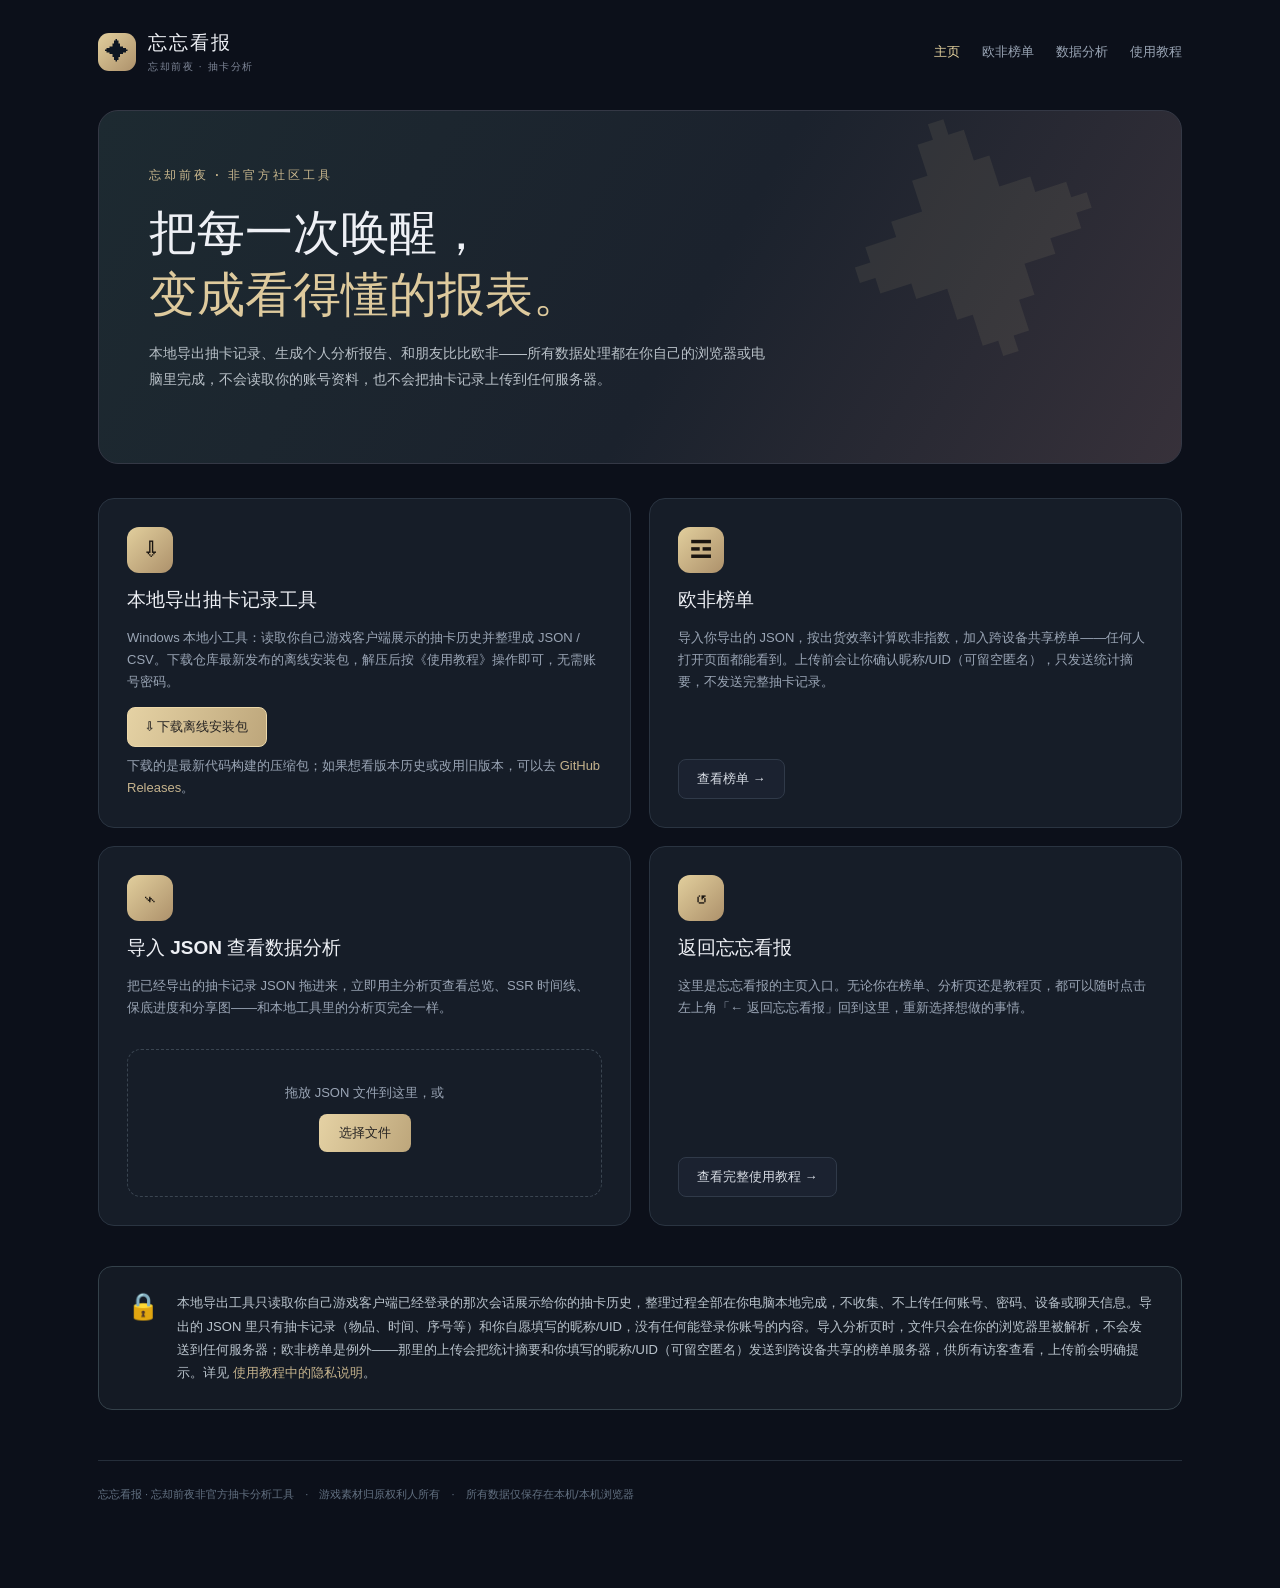
<file: web/index.html>
<!doctype html>
<html lang="zh-CN">
<head>
  <meta charset="utf-8">
  <meta name="viewport" content="width=device-width, initial-scale=1">
  <meta name="theme-color" content="#101523">
  <link rel="icon" href="data:image/svg+xml,%3Csvg xmlns=%27http://www.w3.org/2000/svg%27 viewBox=%270 0 32 32%27%3E%3Crect width=%2732%27 height=%2732%27 rx=%278%27 fill=%27%230e1621%27/%3E%3Ctext x=%2716%27 y=%2723%27 font-size=%2720%27 text-anchor=%27middle%27 fill=%27%23e2cf9d%27%3E%E2%9C%A6%3C/text%3E%3C/svg%3E">
  <title>忘忘看报 · 忘却前夜抽卡分析</title>
  <link rel="stylesheet" href="style.css">
</head>
<body class="site-home">
  <div class="site-shell">
    <header class="site-top">
      <div class="site-brand"><span class="brand-mark">✦</span><div><strong>忘忘看报</strong><small>忘却前夜 · 抽卡分析</small></div></div>
      <nav class="site-nav">
        <a href="index.html" class="active">主页</a>
        <a href="leaderboard.html">欧非榜单</a>
        <a href="analyzer.html">数据分析</a>
        <a href="guide.html">使用教程</a>
      </nav>
    </header>

    <section class="site-hero">
      <div class="eyebrow">忘却前夜 · 非官方社区工具</div>
      <h1>把每一次唤醒，<br><em>变成看得懂的报表。</em></h1>
      <p>本地导出抽卡记录、生成个人分析报告、和朋友比比欧非——所有数据处理都在你自己的浏览器或电脑里完成，不会读取你的账号资料，也不会把抽卡记录上传到任何服务器。</p>
    </section>

    <div class="card-grid">
      <article class="entry-card">
        <div class="entry-icon">⇩</div>
        <h3>本地导出抽卡记录工具</h3>
        <p>Windows 本地小工具：读取你自己游戏客户端展示的抽卡历史并整理成 JSON / CSV。下载仓库最新发布的离线安装包，解压后按《使用教程》操作即可，无需账号密码。</p>
        <a class="entry-action" id="release-link" href="downloads/morimens-summon-tool.zip" download>⇩ 下载离线安装包</a>
        <p class="source-note" style="margin-top:-6px">下载的是最新代码构建的压缩包；如果想看版本历史或改用旧版本，可以去 <a href="https://github.com/Z769018860/morimens-summon/releases" target="_blank" rel="noreferrer">GitHub Releases</a>。</p>
      </article>
      <article class="entry-card">
        <div class="entry-icon">☲</div>
        <h3>欧非榜单</h3>
        <p>导入你导出的 JSON，按出货效率计算欧非指数，加入跨设备共享榜单——任何人打开页面都能看到。上传前会让你确认昵称/UID（可留空匿名），只发送统计摘要，不发送完整抽卡记录。</p>
        <a class="entry-action ghost" href="leaderboard.html">查看榜单 →</a>
      </article>
      <article class="entry-card">
        <div class="entry-icon">⌁</div>
        <h3>导入 JSON 查看数据分析</h3>
        <p>把已经导出的抽卡记录 JSON 拖进来，立即用主分析页查看总览、SSR 时间线、保底进度和分享图——和本地工具里的分析页完全一样。</p>
        <div class="import-drop" id="drop">
          <div>拖放 JSON 文件到这里，或</div>
          <label for="import-file">选择文件</label>
          <input type="file" id="import-file" accept="application/json">
          <div id="import-error" style="color:#f0a6b1;margin-top:10px"></div>
        </div>
      </article>
      <article class="entry-card">
        <div class="entry-icon">↺</div>
        <h3>返回忘忘看报</h3>
        <p>这里是忘忘看报的主页入口。无论你在榜单、分析页还是教程页，都可以随时点击左上角「← 返回忘忘看报」回到这里，重新选择想做的事情。</p>
        <a class="entry-action ghost" href="guide.html">查看完整使用教程 →</a>
      </article>
    </div>

    <section class="cache-section" id="cache-section" hidden>
      <div class="section-head" style="margin:34px 0 16px"><div><span class="kicker">SAVED LOCALLY</span><h2>之前导入过的存档</h2></div><span class="subtle">保存在本机浏览器，不会上传</span></div>
      <div id="cache-list"></div>
    </section>

    <div class="privacy-band">
      <div class="mark">🔒</div>
      <div>
        <p>本地导出工具只读取<b>你自己</b>游戏客户端已经登录的那次会话展示给你的抽卡历史，整理过程全部在你电脑本地完成，不收集、不上传任何账号、密码、设备或聊天信息。导出的 JSON 里只有抽卡记录（物品、时间、序号等）和你自愿填写的昵称/UID，没有任何能登录你账号的内容。导入分析页时，文件只会在你的浏览器里被解析，不会发送到任何服务器；<b>欧非榜单是例外</b>——那里的上传会把统计摘要和你填写的昵称/UID（可留空匿名）发送到跨设备共享的榜单服务器，供所有访客查看，上传前会明确提示。详见 <a href="guide.html#privacy">使用教程中的隐私说明</a>。</p>
      </div>
    </div>

    <footer class="site-footer">忘忘看报 · 忘却前夜非官方抽卡分析工具 <span>·</span> 游戏素材归原权利人所有 <span>·</span> 所有数据仅保存在本机/本机浏览器</footer>
  </div>
  <script src="home.js" defer></script>
</body>
</html>
</file>
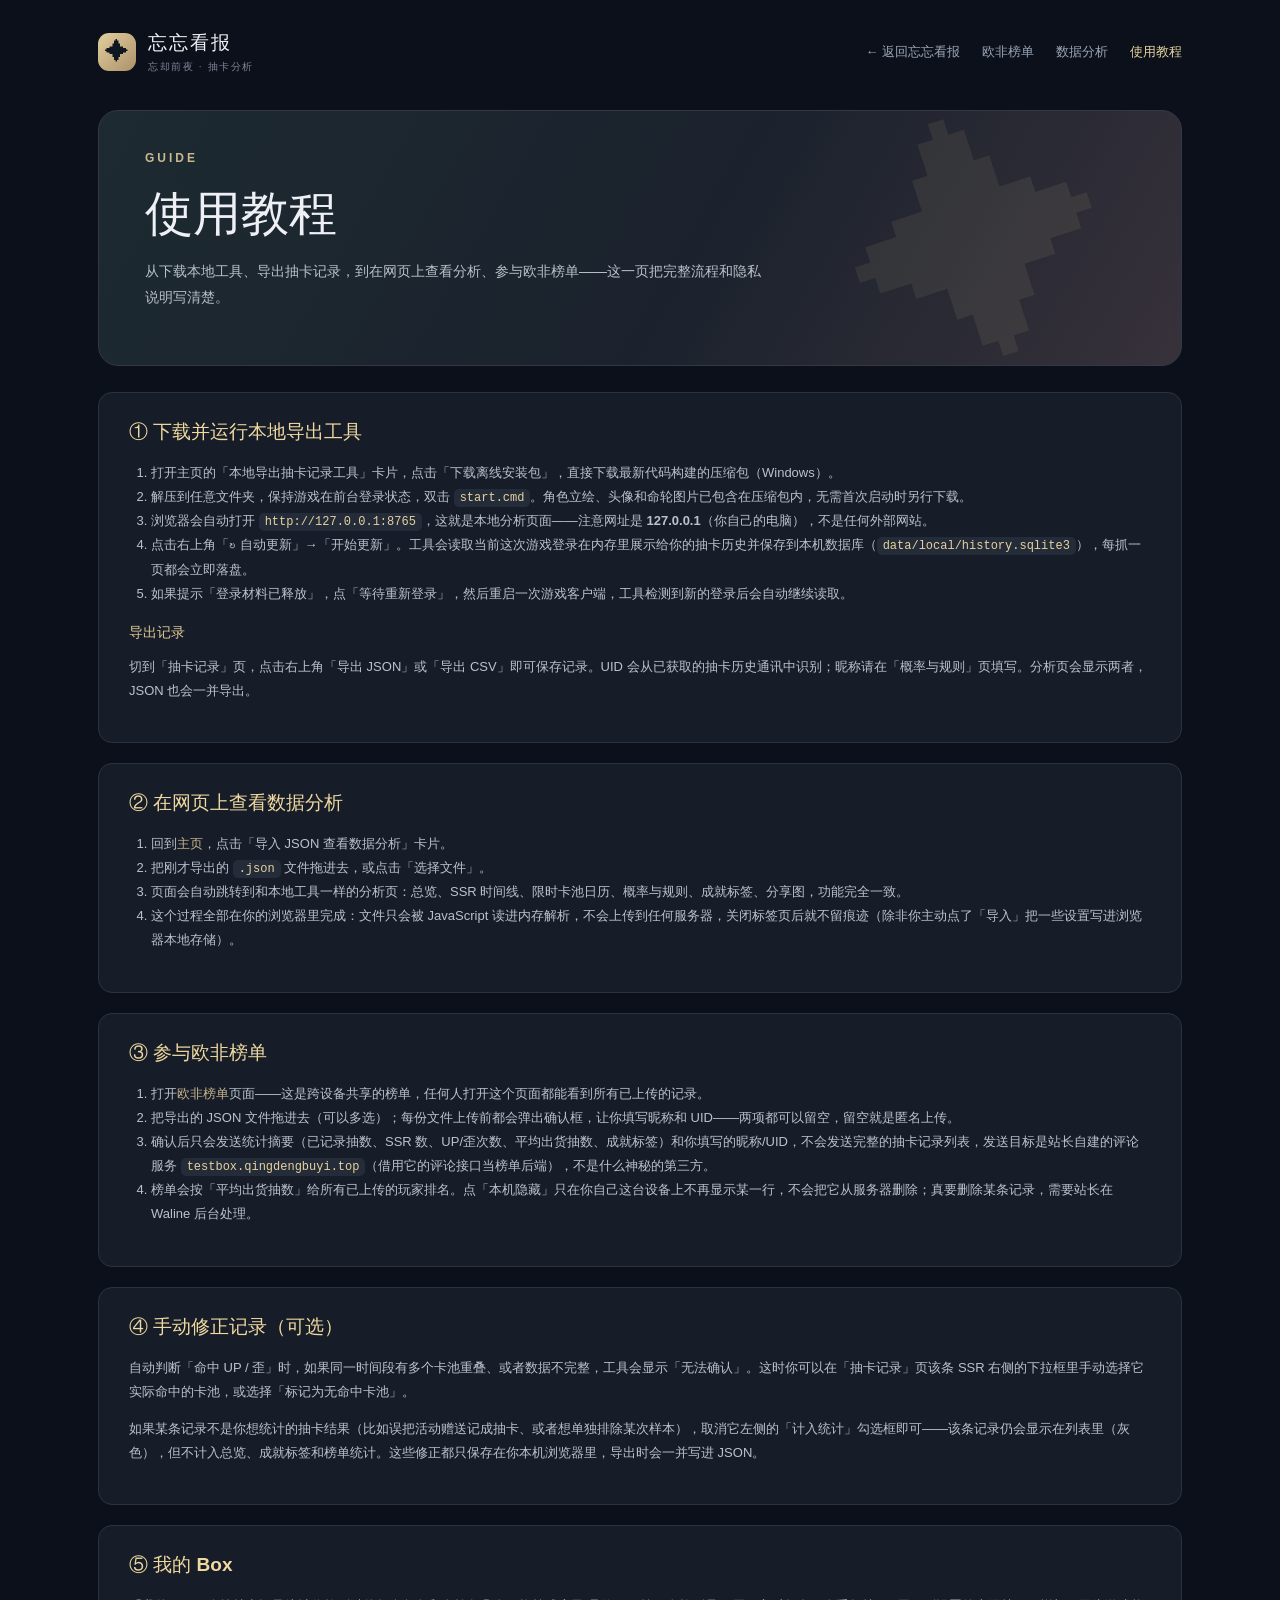
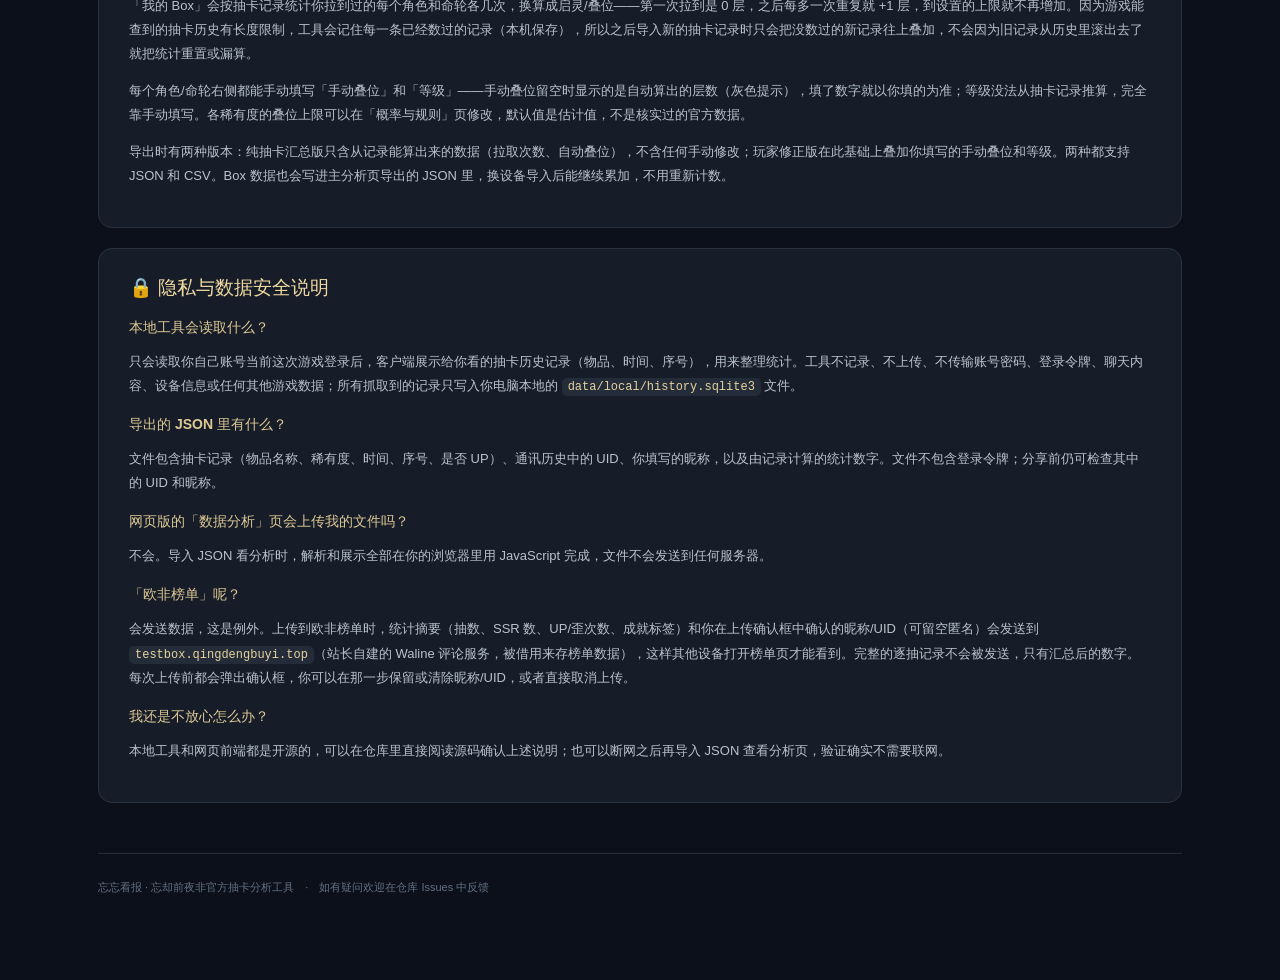
<file: web/guide.html>
<!doctype html>
<html lang="zh-CN">
<head>
  <meta charset="utf-8">
  <meta name="viewport" content="width=device-width, initial-scale=1">
  <meta name="theme-color" content="#101523">
  <link rel="icon" href="data:image/svg+xml,%3Csvg xmlns=%27http://www.w3.org/2000/svg%27 viewBox=%270 0 32 32%27%3E%3Crect width=%2732%27 height=%2732%27 rx=%278%27 fill=%27%230e1621%27/%3E%3Ctext x=%2716%27 y=%2723%27 font-size=%2720%27 text-anchor=%27middle%27 fill=%27%23e2cf9d%27%3E%E2%9C%A6%3C/text%3E%3C/svg%3E">
  <title>使用教程 · 忘忘看报</title>
  <link rel="stylesheet" href="style.css">
</head>
<body class="site-guide">
  <div class="site-shell">
    <header class="site-top">
      <div class="site-brand"><span class="brand-mark">✦</span><div><strong>忘忘看报</strong><small>忘却前夜 · 抽卡分析</small></div></div>
      <nav class="site-nav">
        <a href="index.html">← 返回忘忘看报</a>
        <a href="leaderboard.html">欧非榜单</a>
        <a href="analyzer.html">数据分析</a>
        <a href="guide.html" class="active">使用教程</a>
      </nav>
    </header>

    <section class="site-hero" style="padding:40px 46px">
      <div class="eyebrow">GUIDE</div>
      <h1>使用教程</h1>
      <p>从下载本地工具、导出抽卡记录，到在网页上查看分析、参与欧非榜单——这一页把完整流程和隐私说明写清楚。</p>
    </section>

    <div class="guide-body">
      <section class="guide-section">
        <h2>① 下载并运行本地导出工具</h2>
        <ol>
          <li>打开主页的「本地导出抽卡记录工具」卡片，点击「下载离线安装包」，直接下载最新代码构建的压缩包（Windows）。</li>
          <li>解压到任意文件夹，<b>保持游戏在前台登录状态</b>，双击 <code>start.cmd</code>。角色立绘、头像和命轮图片已包含在压缩包内，无需首次启动时另行下载。</li>
          <li>浏览器会自动打开 <code>http://127.0.0.1:8765</code>，这就是本地分析页面——注意网址是 <b>127.0.0.1（你自己的电脑）</b>，不是任何外部网站。</li>
          <li>点击右上角「↻ 自动更新」→「开始更新」。工具会读取当前这次游戏登录在内存里展示给你的抽卡历史并保存到本机数据库（<code>data/local/history.sqlite3</code>），每抓一页都会立即落盘。</li>
          <li>如果提示「登录材料已释放」，点「等待重新登录」，然后重启一次游戏客户端，工具检测到新的登录后会自动继续读取。</li>
        </ol>
        <h3>导出记录</h3>
        <p>切到「抽卡记录」页，点击右上角「导出 JSON」或「导出 CSV」即可保存记录。UID 会从已获取的抽卡历史通讯中识别；昵称请在「概率与规则」页填写。分析页会显示两者，JSON 也会一并导出。</p>
      </section>

      <section class="guide-section">
        <h2>② 在网页上查看数据分析</h2>
        <ol>
          <li>回到<a href="index.html">主页</a>，点击「导入 JSON 查看数据分析」卡片。</li>
          <li>把刚才导出的 <code>.json</code> 文件拖进去，或点击「选择文件」。</li>
          <li>页面会自动跳转到和本地工具一样的分析页：总览、SSR 时间线、限时卡池日历、概率与规则、成就标签、分享图，功能完全一致。</li>
          <li>这个过程<b>全部在你的浏览器里完成</b>：文件只会被 JavaScript 读进内存解析，不会上传到任何服务器，关闭标签页后就不留痕迹（除非你主动点了「导入」把一些设置写进浏览器本地存储）。</li>
        </ol>
      </section>

      <section class="guide-section">
        <h2>③ 参与欧非榜单</h2>
        <ol>
          <li>打开<a href="leaderboard.html">欧非榜单</a>页面——这是<b>跨设备共享</b>的榜单，任何人打开这个页面都能看到所有已上传的记录。</li>
          <li>把导出的 JSON 文件拖进去（可以多选）；每份文件上传前都会弹出确认框，让你填写昵称和 UID——<b>两项都可以留空，留空就是匿名上传</b>。</li>
          <li>确认后只会发送统计摘要（已记录抽数、SSR 数、UP/歪次数、平均出货抽数、成就标签）和你填写的昵称/UID，<b>不会发送完整的抽卡记录列表</b>，发送目标是站长自建的评论服务 <code>testbox.qingdengbuyi.top</code>（借用它的评论接口当榜单后端），不是什么神秘的第三方。</li>
          <li>榜单会按「平均出货抽数」给所有已上传的玩家排名。点「本机隐藏」只在你自己这台设备上不再显示某一行，不会把它从服务器删除；真要删除某条记录，需要站长在 Waline 后台处理。</li>
        </ol>
      </section>

      <section class="guide-section">
        <h2>④ 手动修正记录（可选）</h2>
        <p>自动判断「命中 UP / 歪」时，如果同一时间段有多个卡池重叠、或者数据不完整，工具会显示「无法确认」。这时你可以在「抽卡记录」页该条 SSR 右侧的下拉框里手动选择它实际命中的卡池，或选择「标记为无命中卡池」。</p>
        <p>如果某条记录不是你想统计的抽卡结果（比如误把活动赠送记成抽卡、或者想单独排除某次样本），取消它左侧的「计入统计」勾选框即可——该条记录仍会显示在列表里（灰色），但不计入总览、成就标签和榜单统计。这些修正都只保存在你本机浏览器里，导出时会一并写进 JSON。</p>
      </section>

      <section class="guide-section">
        <h2>⑤ 我的 Box</h2>
        <p>「我的 Box」会按抽卡记录统计你拉到过的每个角色和命轮各几次，换算成启灵/叠位——第一次拉到是 0 层，之后每多一次重复就 +1 层，到设置的上限就不再增加。因为游戏能查到的抽卡历史有长度限制，工具会记住每一条已经数过的记录（本机保存），所以之后导入新的抽卡记录时只会把<b>没数过的新记录</b>往上叠加，不会因为旧记录从历史里滚出去了就把统计重置或漏算。</p>
        <p>每个角色/命轮右侧都能手动填写「手动叠位」和「等级」——手动叠位留空时显示的是自动算出的层数（灰色提示），填了数字就以你填的为准；等级没法从抽卡记录推算，完全靠手动填写。各稀有度的叠位上限可以在「概率与规则」页修改，默认值是估计值，不是核实过的官方数据。</p>
        <p>导出时有两种版本：<b>纯抽卡汇总版</b>只含从记录能算出来的数据（拉取次数、自动叠位），不含任何手动修改；<b>玩家修正版</b>在此基础上叠加你填写的手动叠位和等级。两种都支持 JSON 和 CSV。Box 数据也会写进主分析页导出的 JSON 里，换设备导入后能继续累加，不用重新计数。</p>
      </section>

      <section class="guide-section" id="privacy">
        <h2>🔒 隐私与数据安全说明</h2>
        <h3>本地工具会读取什么？</h3>
        <p>只会读取<b>你自己账号</b>当前这次游戏登录后，客户端展示给你看的抽卡历史记录（物品、时间、序号），用来整理统计。工具不记录、不上传、不传输账号密码、登录令牌、聊天内容、设备信息或任何其他游戏数据；所有抓取到的记录只写入你电脑本地的 <code>data/local/history.sqlite3</code> 文件。</p>
        <h3>导出的 JSON 里有什么？</h3>
        <p>文件包含抽卡记录（物品名称、稀有度、时间、序号、是否 UP）、通讯历史中的 UID、你填写的昵称，以及由记录计算的统计数字。文件不包含登录令牌；分享前仍可检查其中的 UID 和昵称。</p>
        <h3>网页版的「数据分析」页会上传我的文件吗？</h3>
        <p>不会。导入 JSON 看分析时，解析和展示全部在你的浏览器里用 JavaScript 完成，文件不会发送到任何服务器。</p>
        <h3>「欧非榜单」呢？</h3>
        <p><b>会发送数据，这是例外。</b>上传到欧非榜单时，统计摘要（抽数、SSR 数、UP/歪次数、成就标签）和你在上传确认框中确认的昵称/UID（可留空匿名）会发送到 <code>testbox.qingdengbuyi.top</code>（站长自建的 Waline 评论服务，被借用来存榜单数据），这样其他设备打开榜单页才能看到。<b>完整的逐抽记录不会被发送</b>，只有汇总后的数字。每次上传前都会弹出确认框，你可以在那一步保留或清除昵称/UID，或者直接取消上传。</p>
        <h3>我还是不放心怎么办？</h3>
        <p>本地工具和网页前端都是开源的，可以在仓库里直接阅读源码确认上述说明；也可以断网之后再导入 JSON 查看分析页，验证确实不需要联网。</p>
      </section>
    </div>

    <footer class="site-footer">忘忘看报 · 忘却前夜非官方抽卡分析工具 <span>·</span> 如有疑问欢迎在仓库 Issues 中反馈</footer>
  </div>
</body>
</html>
</file>
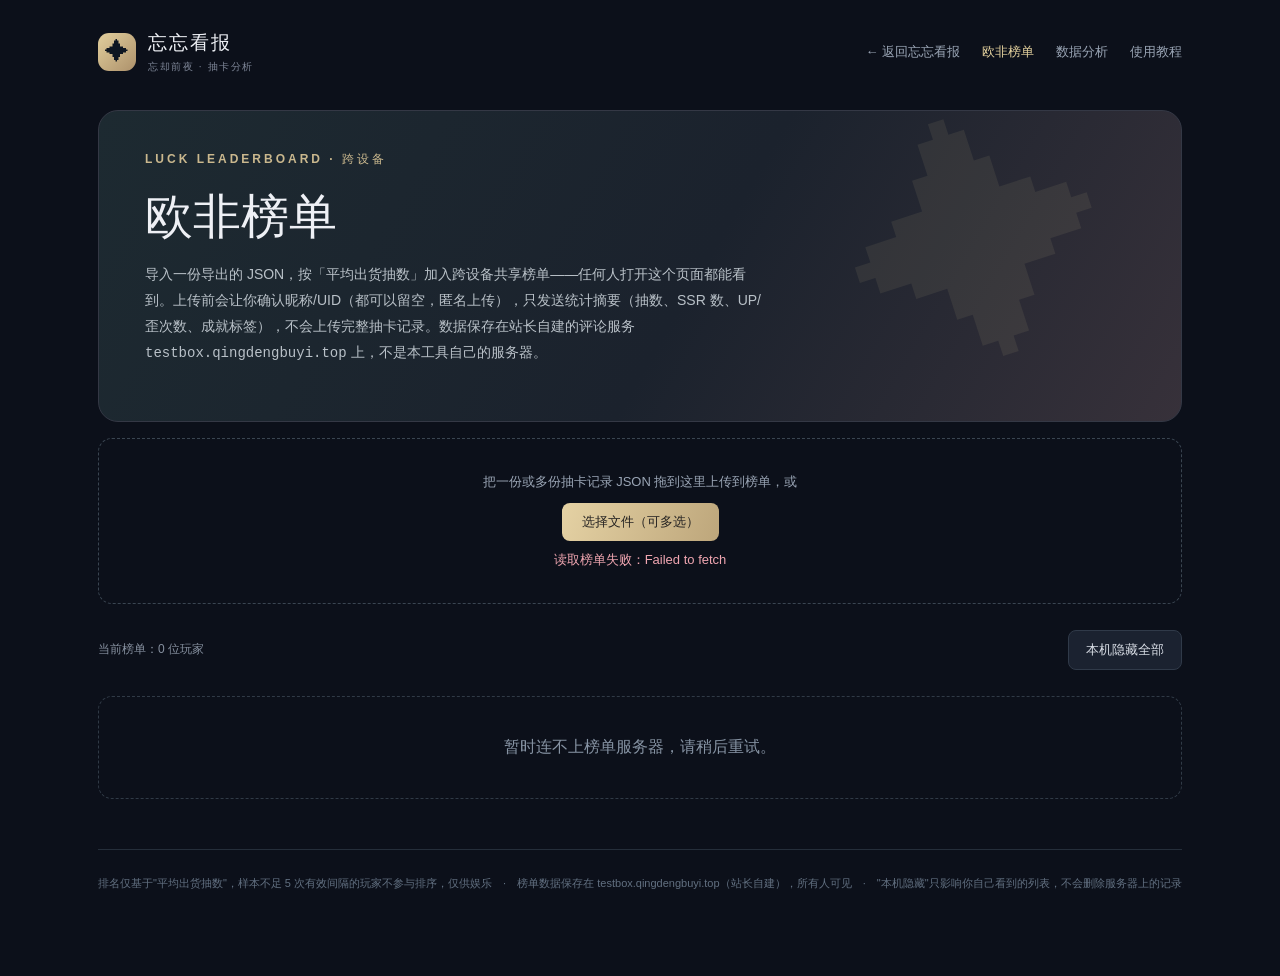
<file: web/leaderboard.html>
<!doctype html>
<html lang="zh-CN">
<head>
  <meta charset="utf-8">
  <meta name="viewport" content="width=device-width, initial-scale=1">
  <meta name="theme-color" content="#101523">
  <link rel="icon" href="data:image/svg+xml,%3Csvg xmlns=%27http://www.w3.org/2000/svg%27 viewBox=%270 0 32 32%27%3E%3Crect width=%2732%27 height=%2732%27 rx=%278%27 fill=%27%230e1621%27/%3E%3Ctext x=%2716%27 y=%2723%27 font-size=%2720%27 text-anchor=%27middle%27 fill=%27%23e2cf9d%27%3E%E2%9C%A6%3C/text%3E%3C/svg%3E">
  <title>欧非榜单 · 忘忘看报</title>
  <link rel="stylesheet" href="style.css">
</head>
<body class="site-board">
  <div class="site-shell">
    <header class="site-top">
      <div class="site-brand"><span class="brand-mark">✦</span><div><strong>忘忘看报</strong><small>忘却前夜 · 抽卡分析</small></div></div>
      <nav class="site-nav">
        <a href="index.html">← 返回忘忘看报</a>
        <a href="leaderboard.html" class="active">欧非榜单</a>
        <a href="analyzer.html">数据分析</a>
        <a href="guide.html">使用教程</a>
      </nav>
    </header>

    <section class="site-hero" style="padding:40px 46px">
      <div class="eyebrow">LUCK LEADERBOARD · 跨设备</div>
      <h1>欧非榜单</h1>
      <p>导入一份导出的 JSON，按「平均出货抽数」加入跨设备共享榜单——任何人打开这个页面都能看到。上传前会让你确认昵称/UID（都可以留空，匿名上传），只发送统计摘要（抽数、SSR 数、UP/歪次数、成就标签），<b>不会上传完整抽卡记录</b>。数据保存在站长自建的评论服务 <code>testbox.qingdengbuyi.top</code> 上，不是本工具自己的服务器。</p>
    </section>

    <div class="import-drop" id="drop">
      <div>把一份或多份抽卡记录 JSON 拖到这里上传到榜单，或</div>
      <label for="board-file">选择文件（可多选）</label>
      <input type="file" id="board-file" accept="application/json" multiple>
      <div id="board-error" style="color:#f0a6b1;margin-top:10px"></div>
    </div>

    <div class="board-toolbar">
      <span class="subtle" id="board-count">当前榜单：0 位玩家</span>
      <button class="ghost" id="clear-board" style="margin-left:auto">本机隐藏全部</button>
    </div>

    <div id="board-wrap"></div>

    <footer class="site-footer">排名仅基于"平均出货抽数"，样本不足 5 次有效间隔的玩家不参与排序，仅供娱乐 <span>·</span> 榜单数据保存在 testbox.qingdengbuyi.top（站长自建），所有人可见 <span>·</span> "本机隐藏"只影响你自己看到的列表，不会删除服务器上的记录</footer>
  </div>
  <script src="leaderboard.js" defer></script>
</body>
</html>
</file>
<file: web/style.css>
:root{font-family:'Microsoft YaHei UI','PingFang SC','Segoe UI',sans-serif;color:#eef0f5;background:#0c101a;font-synthesis:none}*{box-sizing:border-box}body{margin:0;background:radial-gradient(circle at 88% -12%,#263043 0,transparent 36%),#0c101a}button,input{font:inherit}button{cursor:pointer}a{color:#c5b38d;text-decoration:none}.shell{min-height:100vh;display:grid;grid-template-columns:230px minmax(0,1fr)}.rail{background:#101521;border-right:1px solid #242b38;display:flex;flex-direction:column;padding:30px 18px;position:sticky;top:0;height:100vh}.brand{display:flex;align-items:center;gap:12px;padding:5px 10px 40px}.brand-mark{height:35px;width:35px;display:grid;place-items:center;color:#0e1621;background:linear-gradient(135deg,#e2cf9d,#ad916b);border-radius:10px;font-size:24px}.brand strong{font-size:18px;letter-spacing:2px}.brand small{display:block;color:#7d8596;font-size:9px;letter-spacing:1.8px;margin-top:4px}.rail nav{display:grid;gap:7px}.nav{width:100%;text-align:left;padding:13px 17px;border:0;border-radius:10px;background:transparent;color:#939bad;font-size:14px}.nav span{font-size:20px;vertical-align:-2px;margin-right:14px;color:#7c8799}.nav:hover,.nav.active{background:#252a35;color:#f1e4c6}.nav.active span{color:#ddc792}.rail-bottom{margin-top:auto;padding:18px 10px 8px;color:#adb4be;font-size:12px;line-height:2;border-top:1px solid #29303a}.rail-bottom small{color:#6c7484}.status-dot{display:inline-block;width:7px;height:7px;background:#7ca995;border-radius:50%;margin-right:7px}main{padding:0 clamp(24px,4vw,72px);min-width:0;max-width:1800px;width:100%}.topbar{height:82px;display:flex;justify-content:space-between;align-items:center;border-bottom:1px solid #242b36}.crumb{font-size:13px;color:#748092}.crumb span{margin:0 13px;color:#4d5665}.crumb b{color:#e5e8ed;font-weight:500}.top-actions,.export-row{display:flex;gap:10px}.ghost,.primary{border-radius:8px;padding:10px 17px;font-size:13px;font-weight:600}.ghost{background:#1b2230;color:#d8dde5;border:1px solid #303a49}.ghost:hover{border-color:#9b8a68}.primary{color:#252322;background:linear-gradient(110deg,#e5d2a4,#bda67b);border:1px solid #ecd8a9;box-shadow:0 7px 20px #0003}.primary:hover{filter:brightness(1.08)}.view{display:none;padding-bottom:20px}.view.active{display:block}.hero{min-height:358px;border:1px solid #343845;border-radius:17px;margin-top:28px;background:linear-gradient(110deg,#1d2a31 4%,#1b222d 52%,#37313a 100%);display:flex;position:relative;overflow:hidden}.hero:after{content:'✦';position:absolute;right:24%;top:34px;color:#c7b98b18;font-size:280px;transform:rotate(-20deg)}.hero-copy{padding:44px 0 38px 48px;z-index:2;width:62%}.eyebrow,.kicker{color:#cab88e;font-size:11px;letter-spacing:2px;font-weight:700}.eyebrow .line{display:inline-block;width:34px;height:1px;background:#a7a38f;margin:0 12px 3px}.hero h1{font-size:clamp(32px,3.1vw,52px);line-height:1.25;letter-spacing:2px;margin:24px 0 13px;font-weight:700}.hero h1 em{color:#deca9d;font-style:normal}.hero p{color:#b9c1c8;font-size:14px;line-height:1.8;max-width:390px}.hero-actions{display:flex;align-items:center;gap:18px;margin-top:27px}.hero-actions span{color:#a0a7ad;font-size:12px}.hero-actions .primary span{font-size:16px;color:inherit;margin-left:17px}.hero-art{position:absolute;right:5%;bottom:-22%;width:38%;height:125%;display:grid;place-items:end center}.hero-art .halo{position:absolute;inset:11% 7%;background:radial-gradient(circle,#bca48388 0,#ab946935 36%,transparent 70%);filter:blur(8px)}.hero-art img{height:100%;max-width:100%;object-fit:contain;position:relative;filter:drop-shadow(0 15px 25px #000a)}.notice{margin:19px 0 34px;background:#1b2530;border:1px solid #34414a;border-radius:11px;padding:13px 18px;color:#bfcbd0;font-size:13px;line-height:1.7}.notice b{color:#e6d39f}.section-head,.panel-head{display:flex;justify-content:space-between;align-items:end}.section-head{margin-bottom:20px}.section-head h2,.panel h3{margin:5px 0 0}.section-head h2{font-size:24px}.subtle{font-size:12px;color:#8791a0}.stat-grid{display:grid;grid-template-columns:repeat(4,1fr);gap:14px}.stat{background:#171e29;border:1px solid #2a3441;border-radius:13px;padding:21px 22px;min-height:136px}.stat .label{font-size:12px;color:#9aa5b5}.stat strong{display:block;font-size:30px;margin:10px 0 2px;letter-spacing:1px}.stat strong.gold{color:#e0c894}.stat small{font-size:11px;color:#7e8b9d}.dashboard-grid{display:grid;grid-template-columns:1fr 1.08fr;gap:17px;margin-top:18px}.panel{background:#161d28;border:1px solid #2a3441;border-radius:13px;padding:23px}.panel h3{font-size:18px}.panel-head{margin-bottom:23px}.text-button{background:none;border:0;color:#c7b388;font-size:12px}.pool-row{display:grid;grid-template-columns:105px 1fr 42px;gap:12px;align-items:center;margin:0 0 18px;font-size:12px;color:#b5bdc8}.pool-row .bar{height:9px;background:#29313d;border-radius:10px;overflow:hidden}.pool-row .fill{height:100%;border-radius:10px;background:linear-gradient(90deg,#ac9978,#e0cb9e)}.pool-row .fill.unknown{background:#687f91}.pool-row b{text-align:right;color:#e3e7eb}.ssr-mini{display:flex;align-items:center;gap:13px;padding:11px 0;border-top:1px solid #2a3340}.ssr-mini:first-child{border-top:0}.ssr-mini img,.record img{height:42px;width:42px;border-radius:8px;object-fit:cover;background:#2a3540}.ssr-mini .placeholder,.record .placeholder{height:42px;width:42px;flex:0 0 42px;border-radius:8px;font-size:12px}.ssr-mini .info{flex:1}.ssr-mini b{font-size:13px}.ssr-mini small{display:block;color:#8993a2;font-size:11px;margin-top:4px}.pill{font-size:11px;padding:5px 8px;border-radius:6px;background:#3b3340;color:#e1c693;white-space:nowrap}.pill.up{background:#2c443c;color:#a9dfc2}.pill.off{background:#4c2f3a;color:#f0a6b1}.pill.muted{background:#2b3340;color:#a7b0be}.page-title{display:flex;justify-content:space-between;align-items:end;margin:37px 0 26px;gap:20px}.page-title h1{font-size:33px;margin:8px 0}.page-title p{color:#98a4b0;font-size:13px;margin:0;line-height:1.6}.filter-row{display:flex;gap:15px;align-items:center;flex-wrap:wrap;border-bottom:1px solid #303843;padding-bottom:17px}.tabs{display:flex;gap:7px;flex-wrap:wrap}.tabs button{border:1px solid #313a46;color:#aeb6c1;background:#171f2a;border-radius:8px;padding:8px 12px;font-size:12px}.tabs button.active{background:#d3bf91;color:#202632;border-color:#d3bf91}.search{display:flex;align-items:center;gap:7px;padding:8px 11px;border:1px solid #303a46;background:#171f2a;border-radius:8px;margin-left:auto}.search span{font-size:18px;color:#a3afbe}.search input{border:0;outline:0;background:none;color:#f0f2f5;width:190px;font-size:12px}.check{white-space:nowrap;color:#aeb7c2;font-size:12px}.check input{accent-color:#c7b387}.history-summary{display:flex;gap:16px;color:#9ba7b4;font-size:12px;margin:18px 0}.history-summary b{color:#e6d29f}.record-list{display:grid;gap:9px}.record{background:#171e29;border:1px solid #2a3440;border-radius:10px;padding:13px 17px;display:flex;align-items:center;gap:14px}.record.ssr{border-color:#665840;background:linear-gradient(100deg,#262833,#181f2a 65%)}.record .record-name{min-width:125px;flex:1}.record .record-name b{display:block;font-size:14px}.record .record-name small{display:block;font-size:11px;color:#8995a3;margin-top:4px}.record .record-meta{font-size:12px;color:#9ca8b5;min-width:155px}.record .record-meta b{color:#dec895}.record .record-date{font-size:11px;color:#8e99a6;min-width:138px;text-align:right}.record select{background:#232d3a;border:1px solid #3d4854;border-radius:7px;color:#d4dce5;font-size:11px;padding:6px;max-width:178px}.more{display:block;margin:22px auto;padding:10px 30px;border:1px solid #39424e;border-radius:8px;background:#1c2430;color:#c7ced6}.more[hidden]{display:none}.banner-grid{display:grid;grid-template-columns:repeat(3,minmax(0,1fr));gap:14px}.banner-card{background:#171e29;border:1px solid #2e3745;border-radius:13px;padding:20px;min-height:173px}.banner-card.live{border-color:#9d8765;background:linear-gradient(120deg,#292a2f,#171e29 80%)}.banner-card .banner-top{display:flex;justify-content:space-between;align-items:center}.banner-card h3{font-size:17px;margin:14px 0 8px}.banner-card p{font-size:12px;color:#aab5c0;margin:5px 0;line-height:1.5}.banner-card .dates{color:#ddc79a;font-size:12px;margin-top:15px}.banner-card .duration{font-size:11px;color:#8b99aa;margin-top:5px}.source-note{color:#8491a0;font-size:12px;line-height:1.7;margin-top:19px}.rules-grid{display:grid;grid-template-columns:1.1fr .9fr;gap:16px}.rule-panel h3{margin-bottom:21px}.field-grid{display:grid;grid-template-columns:1fr 1fr;gap:17px}.field-grid label{font-size:12px;color:#acb7c4;position:relative}.field-grid label span{float:right}.field-grid input{display:block;width:100%;background:#202936;border:1px solid #3a4551;border-radius:8px;color:#eee;padding:11px;margin-top:8px}.rule-panel .primary{margin-top:23px}.explain b{font-size:13px;color:#e5cf9e}.explain p{font-size:12px;color:#a3afbd;line-height:1.75;margin:8px 0 18px}footer{border-top:1px solid #252e3a;color:#627081;font-size:11px;padding:28px 0;margin-top:50px}footer span{margin:0 8px}.empty{color:#8693a3;font-size:13px;padding:26px 0}
.home-link{display:block;margin:4px 2px 18px;padding:10px 17px;font-size:12px;color:#aab3c2}
.home-link:hover{color:#e6d39f}
.row-controls{display:flex;align-items:center;gap:10px}
.row-controls input[type=checkbox]{width:16px;height:16px;accent-color:#c7b387;cursor:pointer}
.row-controls select{background:#232d3a;border:1px solid #3d4854;border-radius:7px;color:#d4dce5;font-size:11px;padding:6px 8px;max-width:150px}
.ssr-row.excluded{opacity:.42}
.ssr-row.excluded .ssr-row-top b:after{content:' (已排除)';color:#8691a0;font-weight:400;font-size:11px}
.badge-row{display:flex;flex-wrap:wrap;gap:9px;margin:14px 0 6px}
.badge{display:inline-flex;align-items:center;gap:6px;padding:8px 14px;border-radius:999px;background:linear-gradient(110deg,#3a2f22,#241d16);border:1px solid #6a5636;color:#f0d9a0;font-size:12px;font-weight:600}
.badge span{font-size:14px}
.profile-panel{margin-top:16px}
.player-identity{display:block;margin-top:5px;color:#d8c497;font-size:11px;letter-spacing:.2px}
.profile-row{display:grid;grid-template-columns:1fr 1fr;gap:17px;margin-bottom:14px}
.profile-row label{font-size:12px;color:#acb7c4}
.profile-row input{display:block;width:100%;background:#202936;border:1px solid #3a4551;border-radius:8px;color:#eee;padding:11px;margin-top:8px}
/* ---- 忘忘看报 homepage ---- */
body.site-home,body.site-board,body.site-guide{background:#0c101a}
.site-shell{max-width:1180px;margin:0 auto;padding:0 clamp(20px,4vw,48px) 60px}
.site-top{display:flex;align-items:center;justify-content:space-between;padding:30px 0 10px}
.site-brand{display:flex;align-items:center;gap:12px}
.site-brand .brand-mark{height:38px;width:38px;display:grid;place-items:center;color:#0e1621;background:linear-gradient(135deg,#e2cf9d,#ad916b);border-radius:11px;font-size:24px}
.site-brand strong{font-size:19px;letter-spacing:2px;display:block}
.site-brand small{color:#7d8596;font-size:10px;letter-spacing:1.6px}
.site-nav{display:flex;gap:22px;font-size:13px}
.site-nav a{color:#9aa5b5}
.site-nav a:hover,.site-nav a.active{color:#e6d39f}
.site-hero{margin-top:26px;padding:56px 50px;border-radius:20px;border:1px solid #343845;background:linear-gradient(120deg,#1d2a31 0,#1b222d 55%,#37313a 100%);position:relative;overflow:hidden}
.site-hero:after{content:'✦';position:absolute;right:6%;top:-10px;color:#c7b98b18;font-size:260px;transform:rotate(-18deg)}
.site-hero .eyebrow{color:#cab88e;font-size:12px;letter-spacing:3px;font-weight:700}
.site-hero h1{font-size:clamp(30px,4vw,48px);margin:18px 0 14px;line-height:1.3}
.site-hero h1 em{color:#deca9d;font-style:normal}
.site-hero p{color:#b9c1c8;font-size:14px;line-height:1.85;max-width:620px;position:relative;z-index:2}
.card-grid{display:grid;grid-template-columns:repeat(2,1fr);gap:18px;margin-top:34px}
.entry-card{background:#161d28;border:1px solid #2a3441;border-radius:16px;padding:28px;display:flex;flex-direction:column;gap:14px;transition:border-color .15s}
.entry-card:hover{border-color:#9b8a68}
.entry-card .entry-icon{height:46px;width:46px;border-radius:12px;display:grid;place-items:center;font-size:22px;background:linear-gradient(135deg,#e2cf9d,#ad916b);color:#1a1510}
.entry-card h3{margin:0;font-size:19px}
.entry-card p{margin:0;color:#9aa5b5;font-size:13px;line-height:1.7;flex:1}
.entry-card .entry-action{align-self:flex-start;border-radius:8px;padding:10px 18px;font-size:13px;font-weight:600;color:#252322;background:linear-gradient(110deg,#e5d2a4,#bda67b);border:1px solid #ecd8a9}
.entry-card .entry-action.ghost{color:#d8dde5;background:#1b2230;border:1px solid #303a49}
.privacy-band{margin-top:40px;padding:24px 28px;border-radius:14px;border:1px solid #34414a;background:#141a24;display:flex;gap:18px;align-items:flex-start}
.privacy-band .mark{font-size:26px;color:#9fd8b2}
.privacy-band h3{margin:0 0 8px;font-size:15px;color:#e6d39f}
.privacy-band p{margin:0;color:#b9c3cc;font-size:13px;line-height:1.8}
.site-footer{margin-top:50px;color:#627081;font-size:11px;border-top:1px solid #252e3a;padding:26px 0}
.import-drop{border:1px dashed #3a4551;border-radius:14px;padding:34px;text-align:center;color:#9aa5b5;font-size:13px;margin-top:16px}
.import-drop input{display:none}
.import-drop label{display:inline-block;padding:10px 20px;border-radius:8px;background:linear-gradient(110deg,#e5d2a4,#bda67b);color:#252322;font-weight:600;cursor:pointer;margin-top:12px}
/* ---- 榜单 leaderboard ---- */
.board-toolbar{display:flex;gap:14px;align-items:center;margin:26px 0;flex-wrap:wrap}
.board-table{width:100%;border-collapse:collapse;margin-top:18px;background:#161d28;border:1px solid #2a3441;border-radius:14px;overflow:hidden}
.board-table th,.board-table td{padding:14px 16px;text-align:left;font-size:13px;border-bottom:1px solid #232c38}
.board-table th{color:#9aa5b5;font-size:11px;letter-spacing:1px;text-transform:uppercase;background:#141a24}
.board-table tr:last-child td{border-bottom:0}
.board-table td.rank{font-weight:700;color:#e0c894;width:60px}
.board-table td.rank.top1{color:#ffd77a}
.board-table td.player b{display:block}
.board-table td.player small{color:#8993a2}
.board-table .tagcell{display:flex;flex-wrap:wrap;gap:6px}
.board-table .tagcell span{background:#242c38;border-radius:999px;padding:4px 9px;font-size:11px;color:#cdd6e0}
.board-empty{padding:40px;text-align:center;color:#8693a3;border:1px dashed #303a46;border-radius:14px;margin-top:20px}
.board-remove{background:none;border:0;color:#a0a7ad;cursor:pointer;font-size:12px}
.board-remove:hover{color:#f0a6b1}
/* ---- 教程 guide ---- */
.guide-body{margin-top:26px;display:grid;gap:20px}
.guide-section{background:#161d28;border:1px solid #2a3441;border-radius:14px;padding:26px 30px}
.guide-section h2{margin-top:0;font-size:19px;color:#f0d9a0}
.guide-section h3{font-size:14px;color:#dec895;margin:18px 0 6px}
.guide-section p,.guide-section li{color:#b9c3cc;font-size:13px;line-height:1.85}
.guide-section ol,.guide-section ul{margin:6px 0 14px;padding-left:22px}
.guide-section code{background:#232c38;border-radius:5px;padding:2px 6px;font-size:12px;color:#e6d29f}
.guide-section pre{background:#10151e;border:1px solid #2a3441;border-radius:10px;padding:14px 16px;overflow-x:auto}
.guide-section pre code{background:none;padding:0}
@media(max-width:860px){.card-grid{grid-template-columns:1fr}.profile-row{grid-template-columns:1fr}.site-hero{padding:34px 26px}}
/* Rarity badges remain as a fallback when an upstream image is unavailable. */
.placeholder{display:flex;align-items:center;justify-content:center;font-weight:700;color:#1a1510;letter-spacing:.5px;text-shadow:0 1px 0 #fff3}
.placeholder.r-genesis{background:linear-gradient(135deg,#f2b4e0,#8f7af0,#6fd9f0);color:#201433}
.placeholder.r-ssr{background:linear-gradient(135deg,#f6dfa0,#c99d4e)}
.placeholder.r-sr{background:linear-gradient(135deg,#d7def0,#8fa3c7);color:#141c2b}
.placeholder.r-r{background:linear-gradient(135deg,#aeb9c2,#798591);color:#fff}
.placeholder.r-unknown{background:#3a4350;color:#aeb7c2;font-weight:600}
.cache-row{display:flex;align-items:center;justify-content:space-between;gap:16px;background:#161d28;border:1px solid #2a3441;border-radius:12px;padding:16px 20px;margin-bottom:10px}
.cache-info b{display:block;font-size:14px}
.cache-info small{display:block;color:#8993a2;font-size:11px;margin-top:3px}
.cache-actions{display:flex;align-items:center;gap:10px;flex-shrink:0}
.custom-banner-form{display:grid;grid-template-columns:repeat(auto-fit,minmax(170px,1fr));gap:14px;align-items:end;background:#161d28;border:1px solid #2a3441;border-radius:13px;padding:20px;margin-top:4px}
.custom-banner-form label{font-size:12px;color:#acb7c4}
.custom-banner-form input,.custom-banner-form select{display:block;width:100%;background:#202936;border:1px solid #3a4551;border-radius:8px;color:#eee;padding:10px;margin-top:7px;font-size:13px}
.custom-banner-form button{height:40px}
.custom-banner-row{display:flex;align-items:center;justify-content:space-between;gap:16px;background:#171e29;border:1px solid #2a3440;border-radius:10px;padding:14px 18px;margin-top:10px}
.custom-banner-row b{font-size:14px}
.custom-banner-row small{display:block;color:#8993a2;font-size:11px;margin-top:4px}
.box-group{margin-top:28px}
.box-group h3{font-size:16px;color:#dec895;margin:0 0 12px}
.box-list{display:grid;gap:8px}
.box-row{display:flex;align-items:center;gap:16px;background:#171e29;border:1px solid #2a3440;border-radius:10px;padding:12px 16px}
.box-name{flex:1;min-width:0}
.box-name b{display:block;font-size:14px}
.box-name small{display:block;color:#8993a2;font-size:11px;margin-top:3px}
.box-field{display:flex;flex-direction:column;align-items:center;gap:5px;flex:0 0 96px}
.box-field label{font-size:10px;color:#8793a3;letter-spacing:.5px}
.box-readonly{font-size:14px;font-weight:700;color:#dec895}
.box-field input{width:100%;text-align:center;background:#202936;border:1px solid #3a4551;border-radius:7px;color:#eee;padding:7px 4px;font-size:13px}
.box-list{display:grid;grid-template-columns:repeat(auto-fill,minmax(185px,1fr));gap:16px}
.box-card{min-width:0;background:#171e29;border:1px solid #35404d;border-radius:14px;overflow:hidden}
.box-card.r-ssr{border-color:#8b7145}.box-card.r-genesis{border-color:#8f6aa4}
.box-art{height:252px;display:grid;place-items:center;background:radial-gradient(circle at 50% 35%,#465263,#1e2732 68%);overflow:hidden}
.box-art img{height:100%;width:100%;object-fit:contain;object-position:center bottom}
.box-art-fallback{font-size:42px;color:#d6c99d}
.box-card-body{padding:13px}.box-card-name{display:block;font-size:15px;white-space:nowrap;overflow:hidden;text-overflow:ellipsis}
.box-card-body>small{display:block;color:#91a0ae;font-size:11px;margin-top:4px}
.box-values{display:flex;justify-content:space-between;gap:7px;margin-top:12px;padding-top:11px;border-top:1px solid #34404b}
.box-values span{display:grid;gap:2px}.box-values label{font-size:11px;color:#94a1ae}.box-values strong{color:#ead39c;font-size:18px}
.box-stages{display:flex;gap:4px;flex-wrap:wrap;margin-top:11px}
.box-stage{width:25px;height:25px;border:1px solid #4b5561;border-radius:6px;background:#26313d;color:#92a0ad;font-size:11px;padding:0}
.box-stage.reached{background:#3a554c;color:#b4e7c9;border-color:#548c71}
.box-stage.key-stage{border-color:#e2ae66;color:#ffe2ae;box-shadow:0 0 0 1px #e2ae6677 inset}
.box-stage.key-stage.reached{background:#a05e24;color:#fff3d8;border-color:#f1ba73}
.box-edit{display:grid;grid-template-columns:1fr 1fr;gap:7px;margin-top:12px}.box-edit label{color:#8e9aa8;font-size:10px}.box-edit input{display:block;width:100%;margin-top:4px;background:#202936;border:1px solid #3a4551;border-radius:6px;color:#eee;padding:5px;font-size:12px}
@media(max-width:1050px){.shell{grid-template-columns:72px minmax(0,1fr)}.rail{padding:25px 9px}.brand{padding:0 8px 35px}.brand div,.nav{font-size:0}.nav{padding:10px;text-align:center}.nav span{font-size:22px;margin:0}.rail-bottom{font-size:0}.rail-bottom small{display:none}.stat-grid{grid-template-columns:repeat(2,1fr)}.banner-grid{grid-template-columns:repeat(2,1fr)}}
@media(max-width:700px){.shell{display:block}.rail{position:static;width:100%;height:auto;display:flex;flex-direction:row;align-items:center;padding:10px 15px}.brand{padding:0}.brand div{display:block}.brand strong{font-size:14px}.brand small{font-size:8px}.rail nav{display:flex;margin-left:auto}.nav{width:38px}.rail-bottom{display:none}main{padding:0 15px}.topbar{height:65px}.top-actions .ghost{display:none}.top-actions .primary{padding:8px 10px}.hero{min-height:310px}.hero-copy{padding:30px 18px;width:76%}.hero h1{font-size:31px}.hero p{font-size:12px}.hero-art{right:-17%;width:53%;opacity:.65}.stat-grid,.dashboard-grid,.rules-grid,.banner-grid{grid-template-columns:1fr}.stat-grid{grid-template-columns:repeat(2,1fr)}.stat{padding:15px;min-height:120px}.stat strong{font-size:26px}.page-title{display:block}.export-row{margin-top:18px}.record{flex-wrap:wrap}.record .record-date{margin-left:55px;text-align:left}.record .record-meta{min-width:auto}.search{margin-left:0}.filter-row{gap:10px}}
[hidden]{display:none!important}.ssr-row{display:flex;align-items:center;gap:16px;padding:17px 20px;background:#171f2a;border:1px solid #34404e;border-radius:12px}.ssr-row img{width:64px;height:64px;flex:0 0 64px;object-fit:cover;border-radius:9px;background:#29333f}.ssr-row .placeholder{width:64px;height:64px;flex:0 0 64px;border-radius:9px}.ssr-row-body{flex:1;min-width:0}.ssr-row-top{display:flex;justify-content:space-between;align-items:center;gap:12px}.ssr-row-top b{font-size:16px}.ssr-row-top small{display:block;color:#91a0ae;font-size:11px;margin-top:4px;white-space:nowrap;overflow:hidden;text-overflow:ellipsis}.draw-track{height:34px;background:#293340;border-radius:7px;margin-top:13px;overflow:hidden}.draw-fill{height:100%;min-width:100px;border-radius:7px;display:flex;align-items:center;padding:0 13px;color:#102124;white-space:nowrap;transition:width .25s ease}.draw-fill strong{font-size:17px}.draw-fill.lucky{background:linear-gradient(90deg,#2bd2a1,#6be2b8)}.draw-fill.normal{background:linear-gradient(90deg,#b9caa4,#dcdaa1)}.draw-fill.late{background:linear-gradient(90deg,#e5bf7e,#e7a4a2)}.draw-fill.unknown{background:#6b788a;color:#fff}.pity-now{display:flex;align-items:center;gap:14px;background:#20352f;border:1px solid #39705e;border-radius:12px;padding:17px 20px}.pity-icon{display:grid;place-items:center;height:54px;width:54px;background:#335144;border-radius:9px;color:#8ae2b5;font-size:28px}.pity-now div:nth-child(2){flex:1}.pity-now b{font-size:16px}.pity-now small{display:block;color:#a7bfaf;font-size:11px;margin-top:5px}.pity-now>span{color:#8ae2b5;font-size:12px}.modal-overlay{position:fixed;inset:0;z-index:20;background:#05080dcc;display:grid;place-items:center;padding:18px}.update-modal{position:relative;background:#17202c;border:1px solid #596055;border-radius:17px;width:min(620px,100%);padding:30px;box-shadow:0 30px 80px #0009}.update-modal h2{margin:9px 0 12px;font-size:27px}.modal-intro{color:#b4bfca;font-size:13px;line-height:1.8}.modal-close{position:absolute;right:18px;top:12px;border:0;background:none;color:#9ca9b6;font-size:28px}.progress-track{height:12px;background:#303c49;border-radius:20px;overflow:hidden;margin:25px 0 10px}.progress-track div{height:100%;width:0;background:linear-gradient(90deg,#3acb9d,#dfce9c);transition:width .3s}.progress-line{display:flex;justify-content:space-between;gap:12px;color:#e9eee9;font-size:13px}.progress-line span{white-space:nowrap;color:#d5ca9f}.progress-coverage{color:#8fa1ad;font-size:11px;line-height:1.7;margin-top:16px}.progress-log{margin-top:16px;background:#101925;border:1px solid #303b47;border-radius:9px;padding:12px;color:#9eabb8;font-size:11px;line-height:1.8;min-height:57px;max-height:110px;overflow:auto}.modal-actions{display:flex;justify-content:flex-end;gap:9px;margin-top:20px}.modal-actions button:disabled{opacity:.5;cursor:wait}@media(max-width:700px){.ssr-row{padding:12px;gap:10px}.ssr-row img,.ssr-row .placeholder{width:48px;height:48px;flex:0 0 48px}.ssr-row-top b{font-size:14px}.ssr-row-top small{max-width:210px}.draw-track{height:30px}.draw-fill strong{font-size:14px}.history-summary{flex-wrap:wrap}.update-modal{padding:23px}.progress-line{display:block}.progress-line span{display:block;margin-top:7px}}
@media(max-width:700px){.top-actions #refresh{display:inline-block;padding:8px 9px;font-size:11px}.top-actions #share{display:none}}
.stat-grid{grid-template-columns:repeat(3,minmax(0,1fr))}.category-row{display:grid;grid-template-columns:115px minmax(0,1fr) 75px;gap:10px;padding:12px 0;border-top:1px solid #2a3340;align-items:center;font-size:12px}.category-row:first-child{border-top:0}.category-row span{color:#96a4b2}.category-row strong{text-align:right;color:#dfc996}.interval-row{display:grid;grid-template-columns:86px minmax(0,1fr) 26px;gap:12px;align-items:center;margin:14px 0;font-size:12px;color:#b5bdc8}.interval-row .bar{height:11px;background:#29313d;border-radius:9px;overflow:hidden}.interval-row .fill{height:100%;background:linear-gradient(90deg,#36c79b,#d9cc9c);border-radius:9px}.interval-row b{text-align:right;color:#e3e7eb}.analysis-note{font-size:11px;color:#81909f;line-height:1.6;margin:17px 0 0}.english-title{font-size:11px!important;color:#768594!important;margin-top:-2px!important}@media(max-width:1050px){.stat-grid{grid-template-columns:repeat(2,minmax(0,1fr))}}@media(max-width:700px){.category-row{grid-template-columns:95px 1fr 66px;gap:6px;font-size:11px}.stat-grid{grid-template-columns:repeat(2,minmax(0,1fr))}}
</file>
